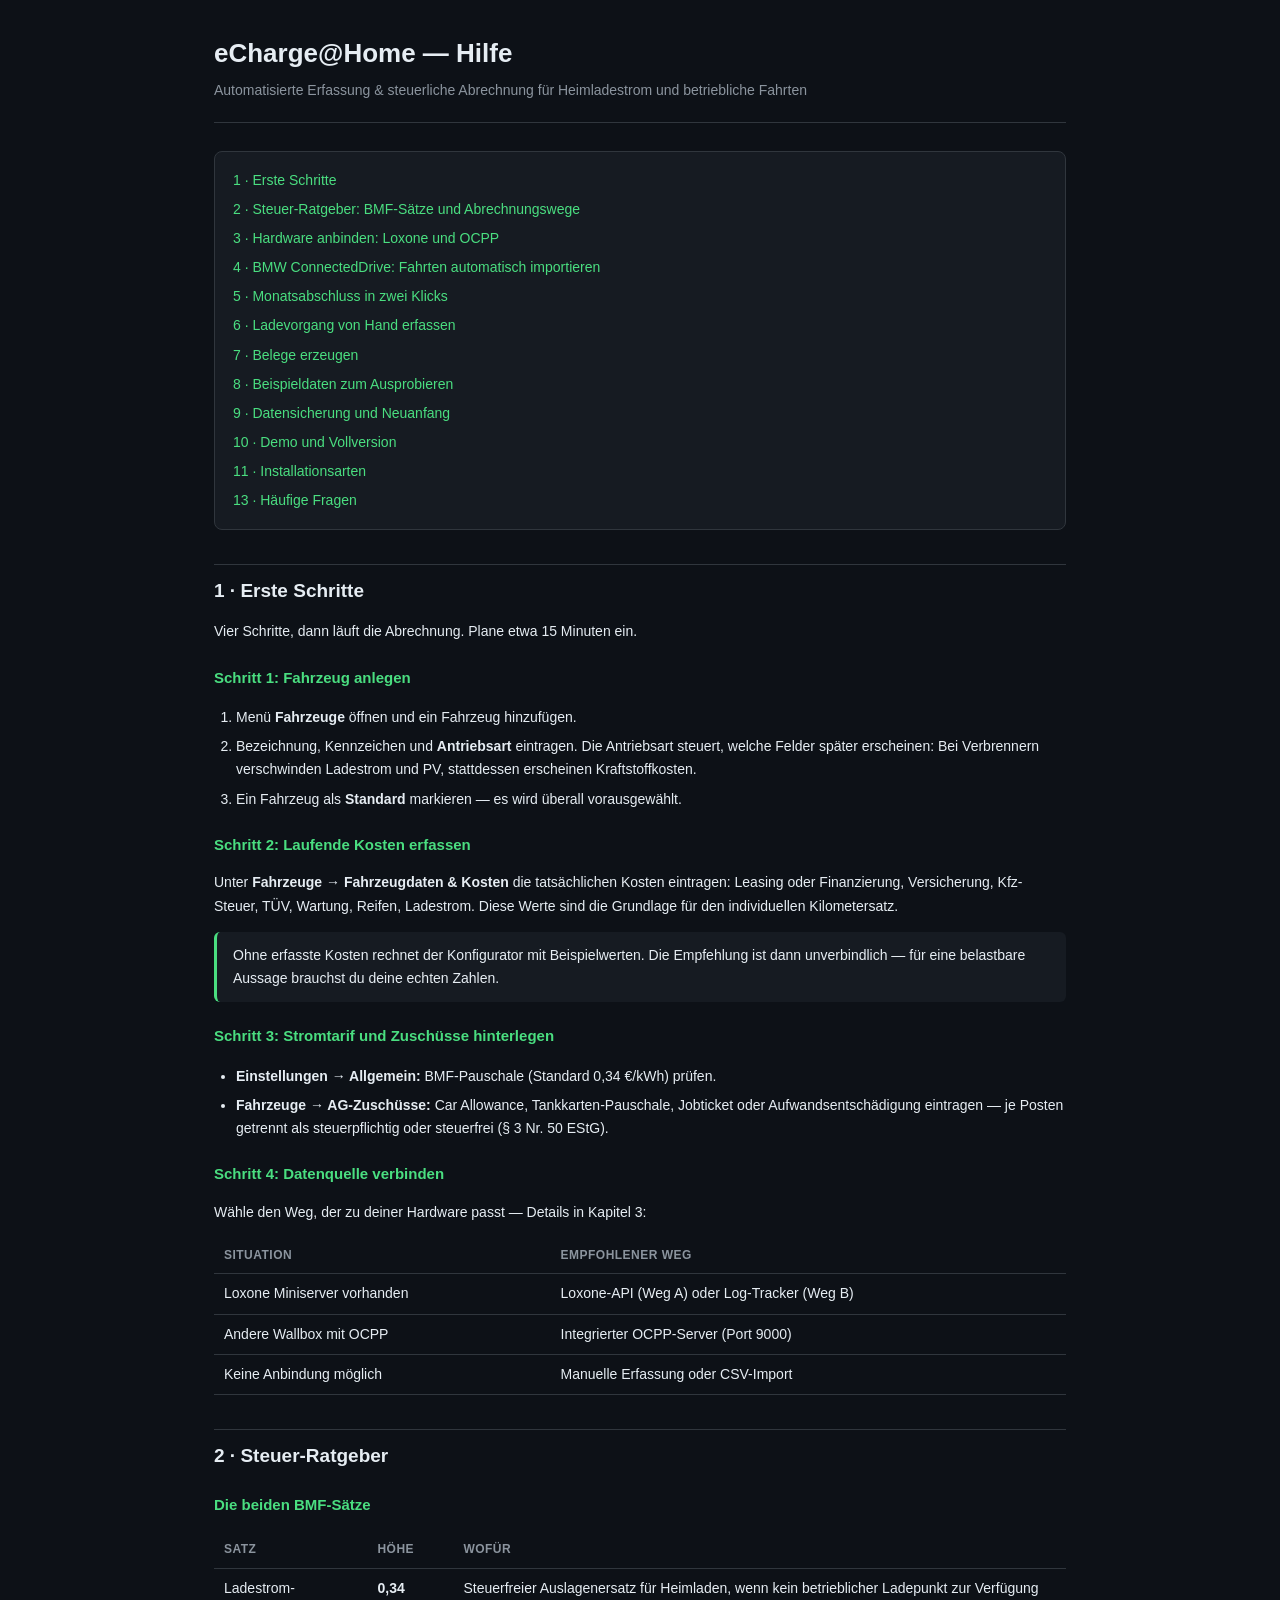
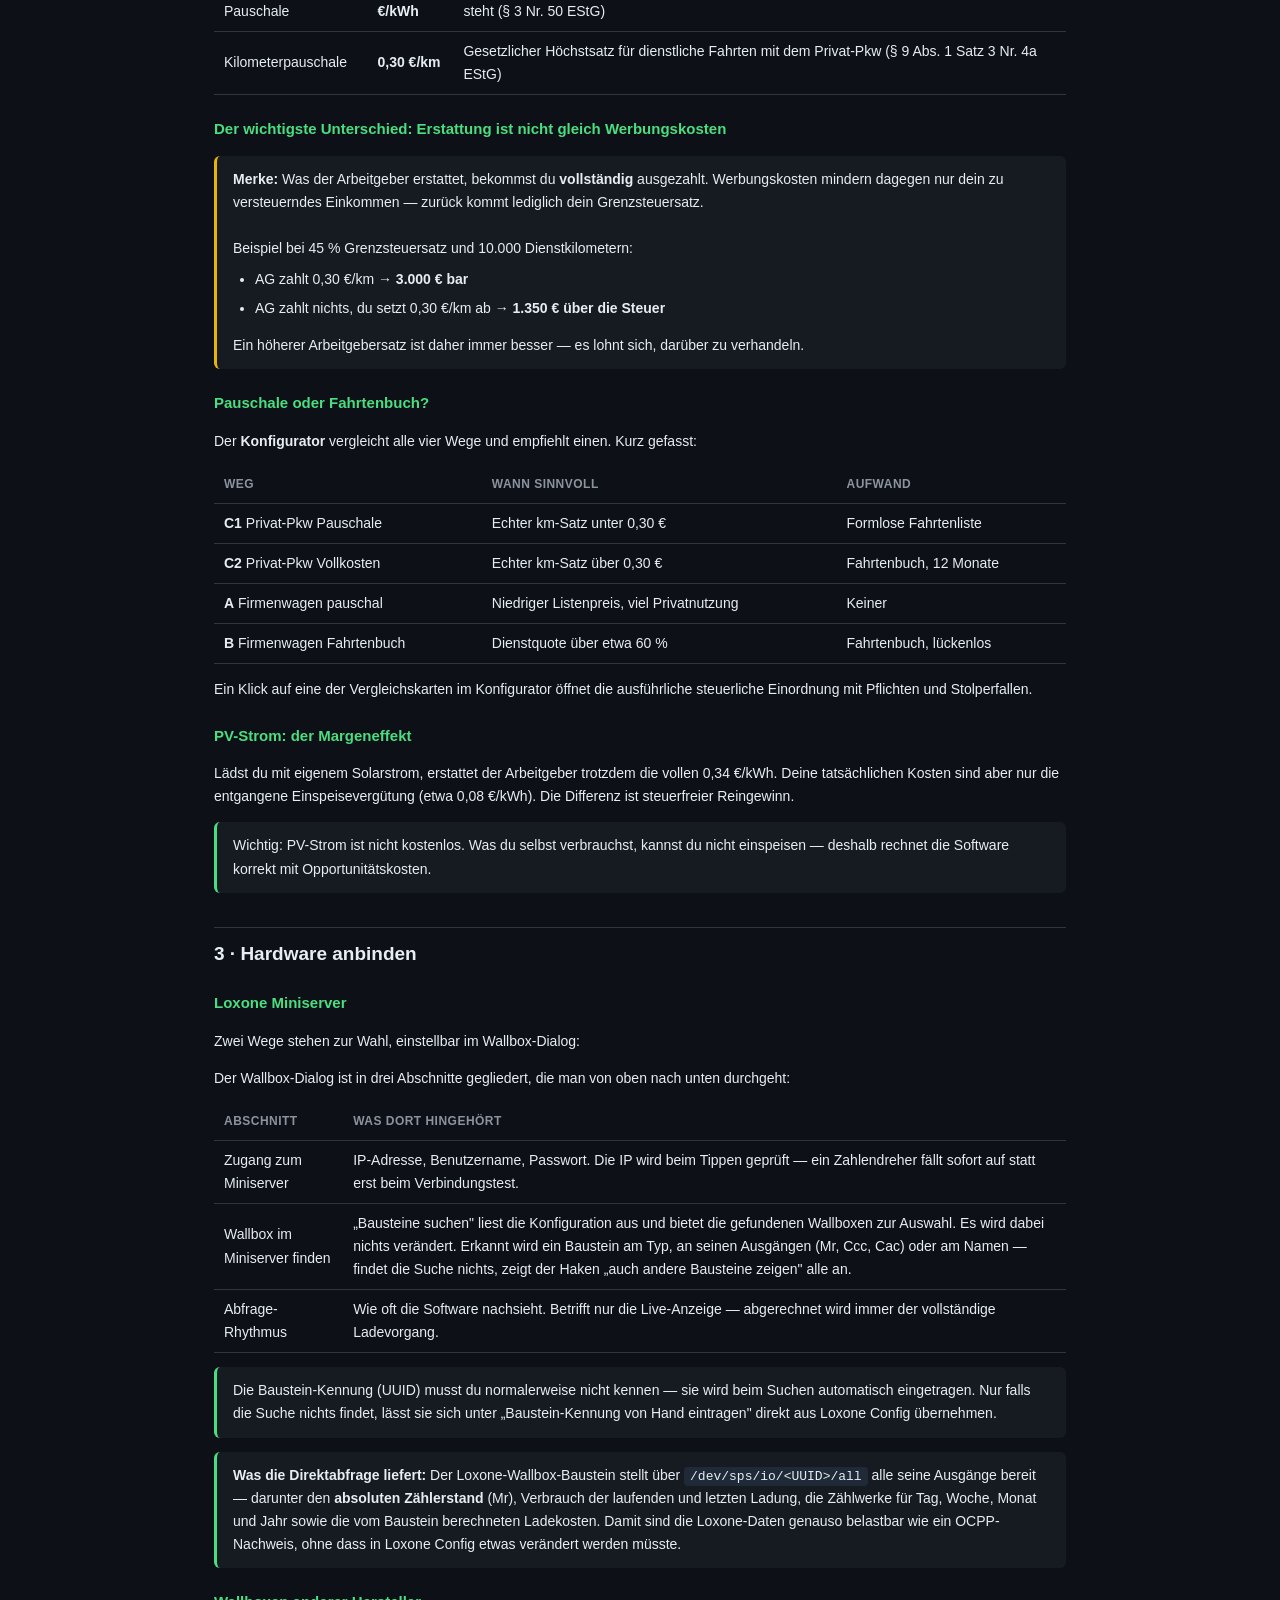
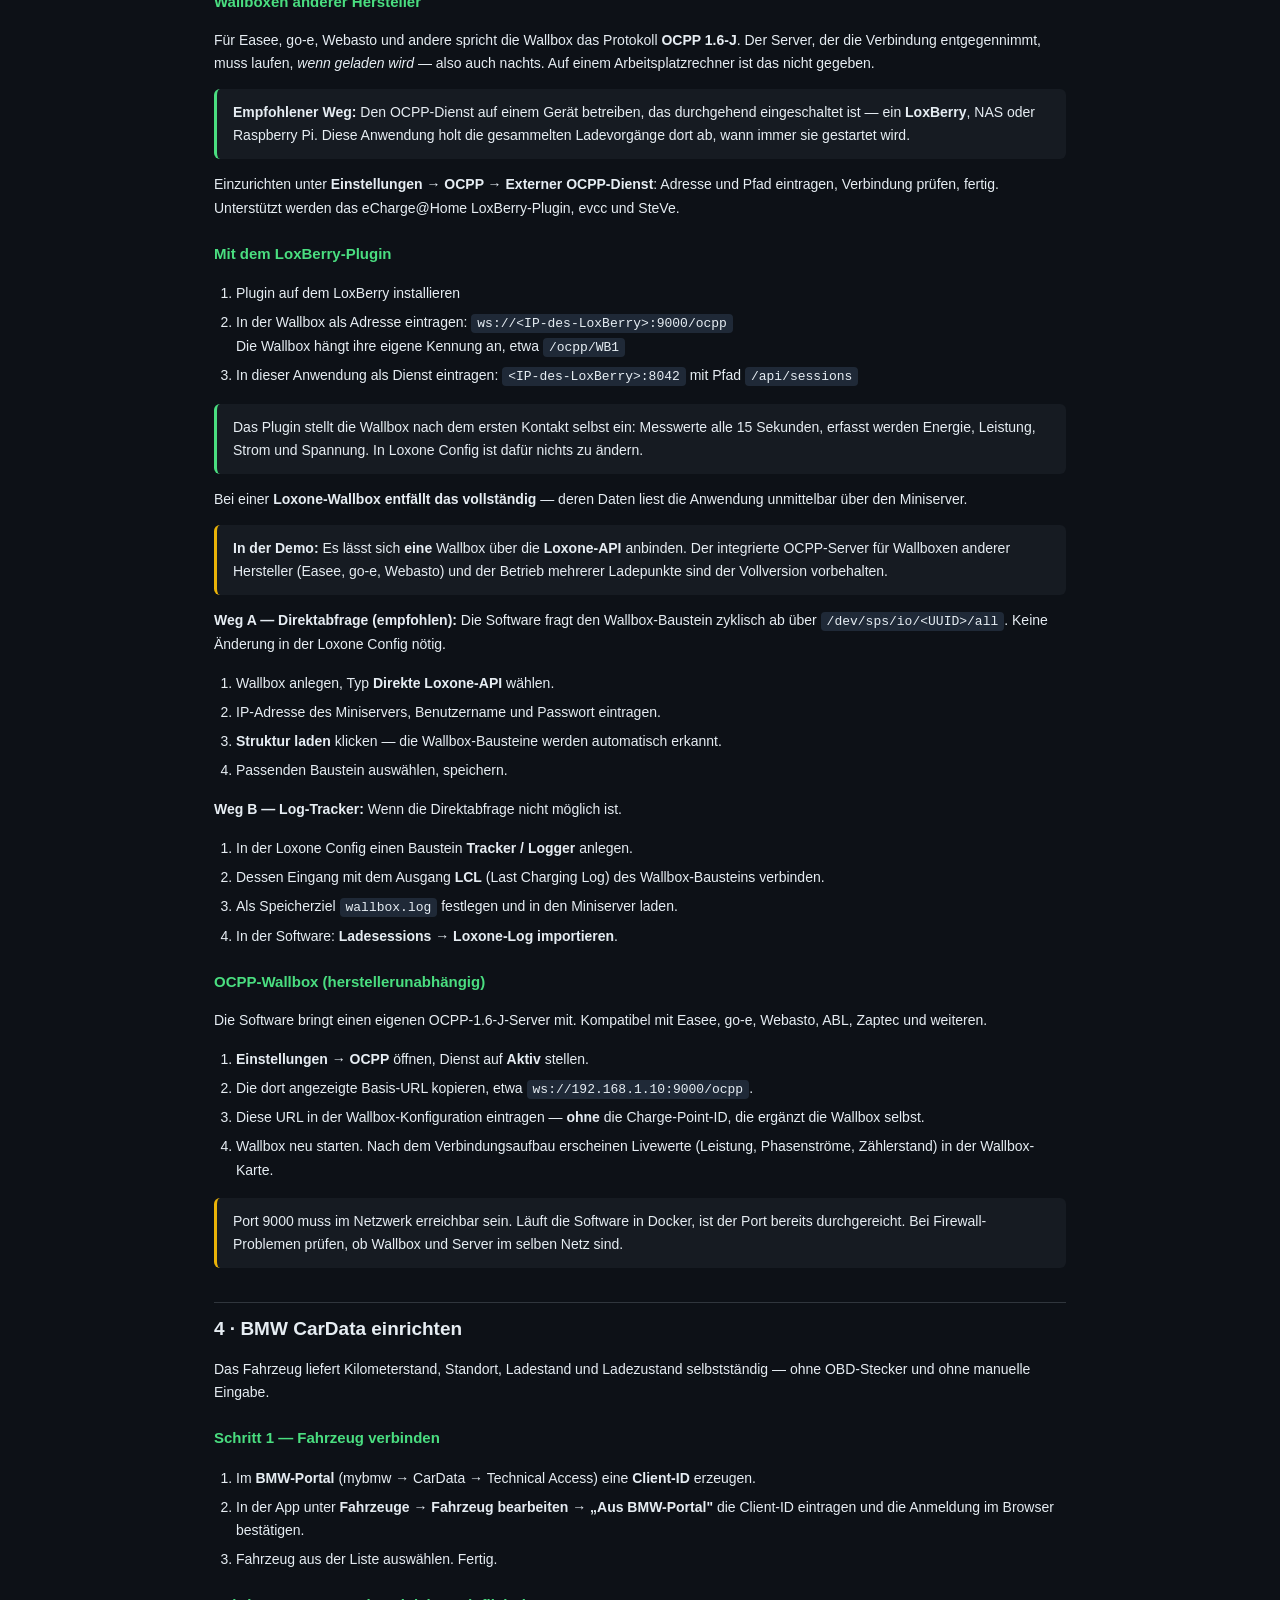
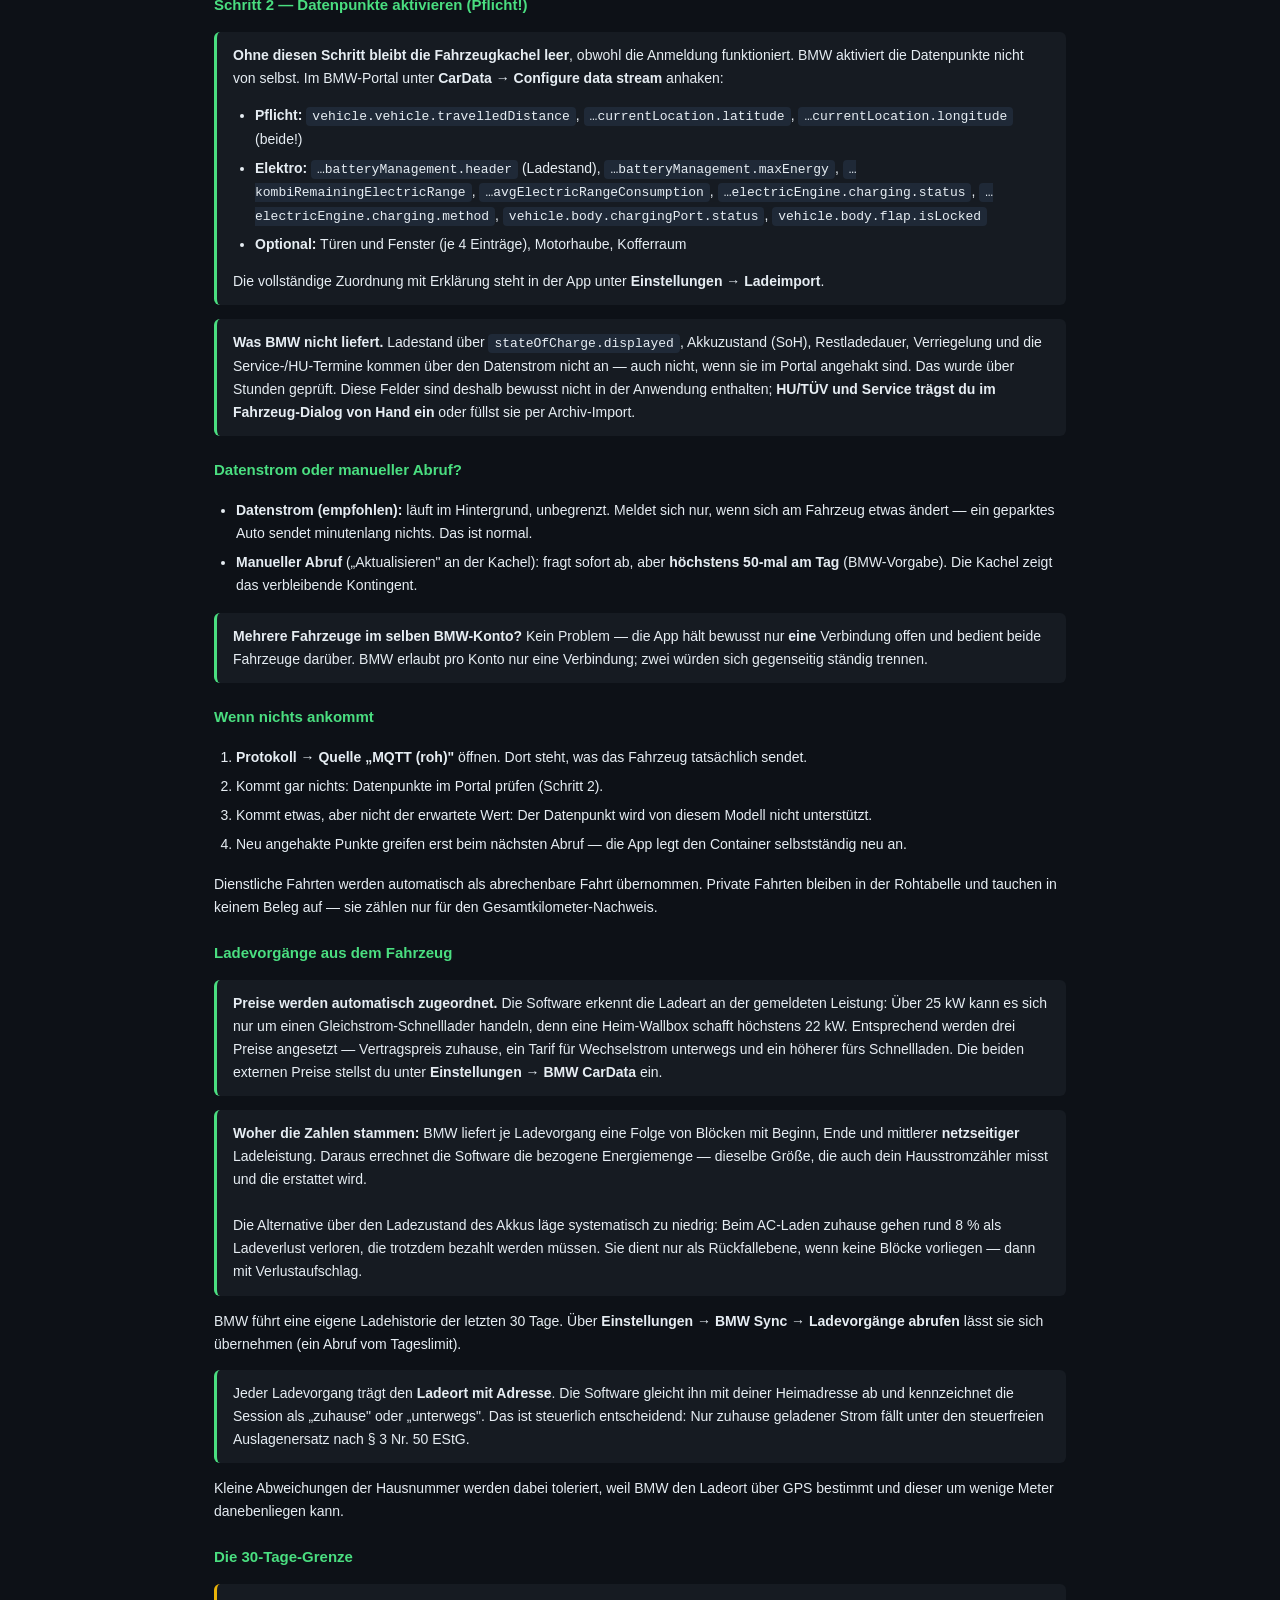
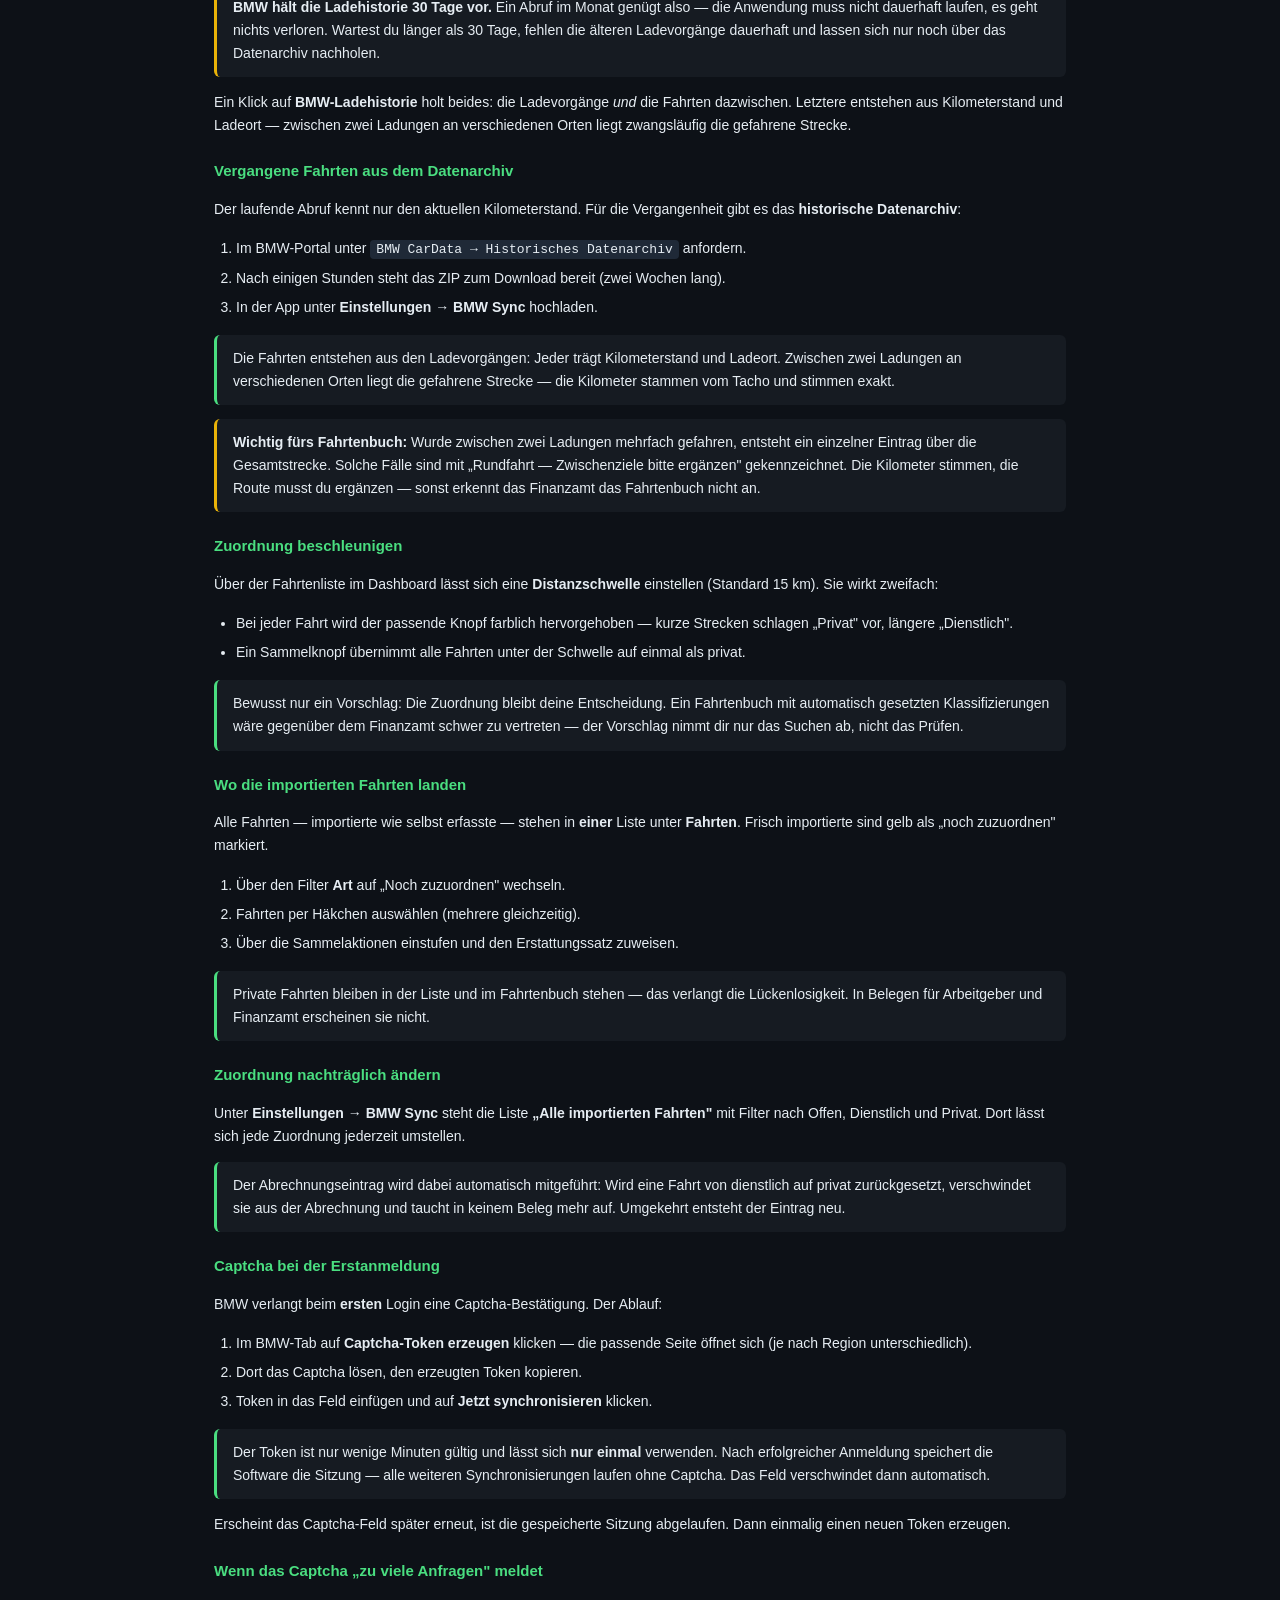
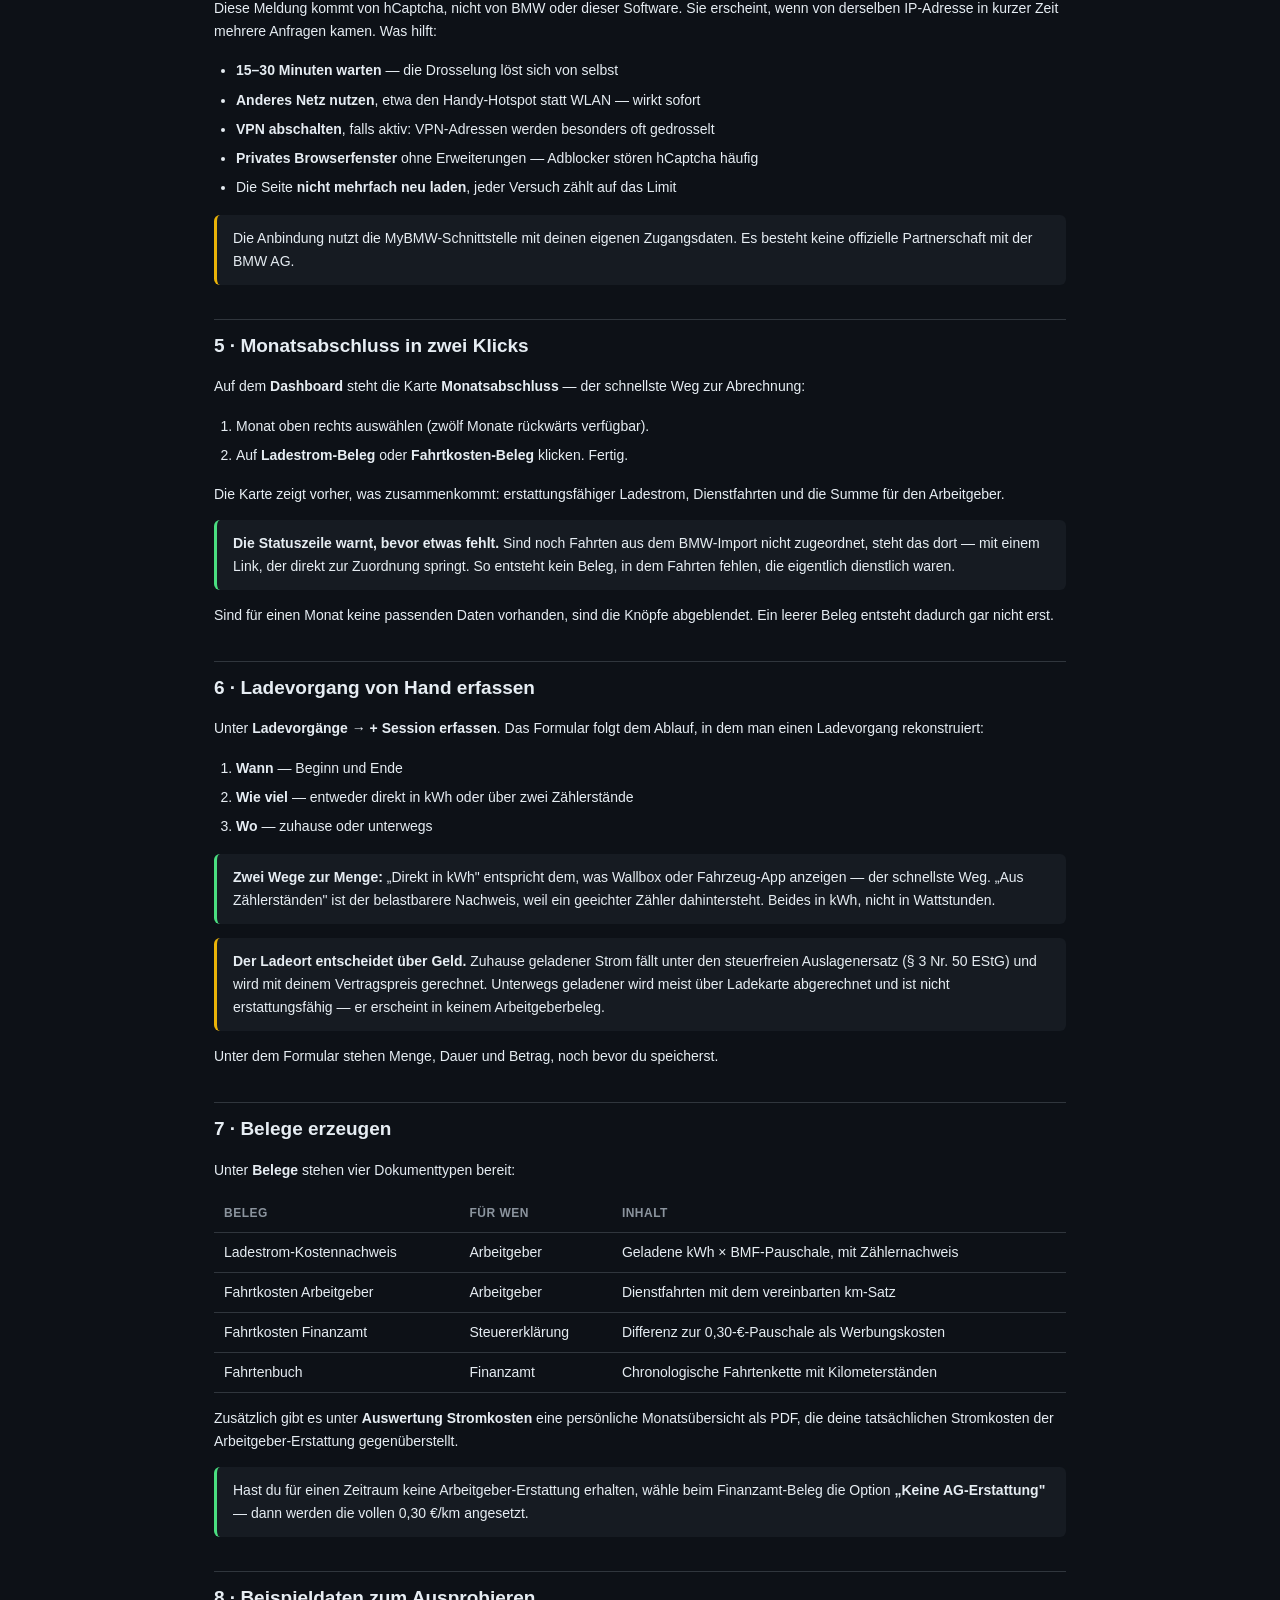
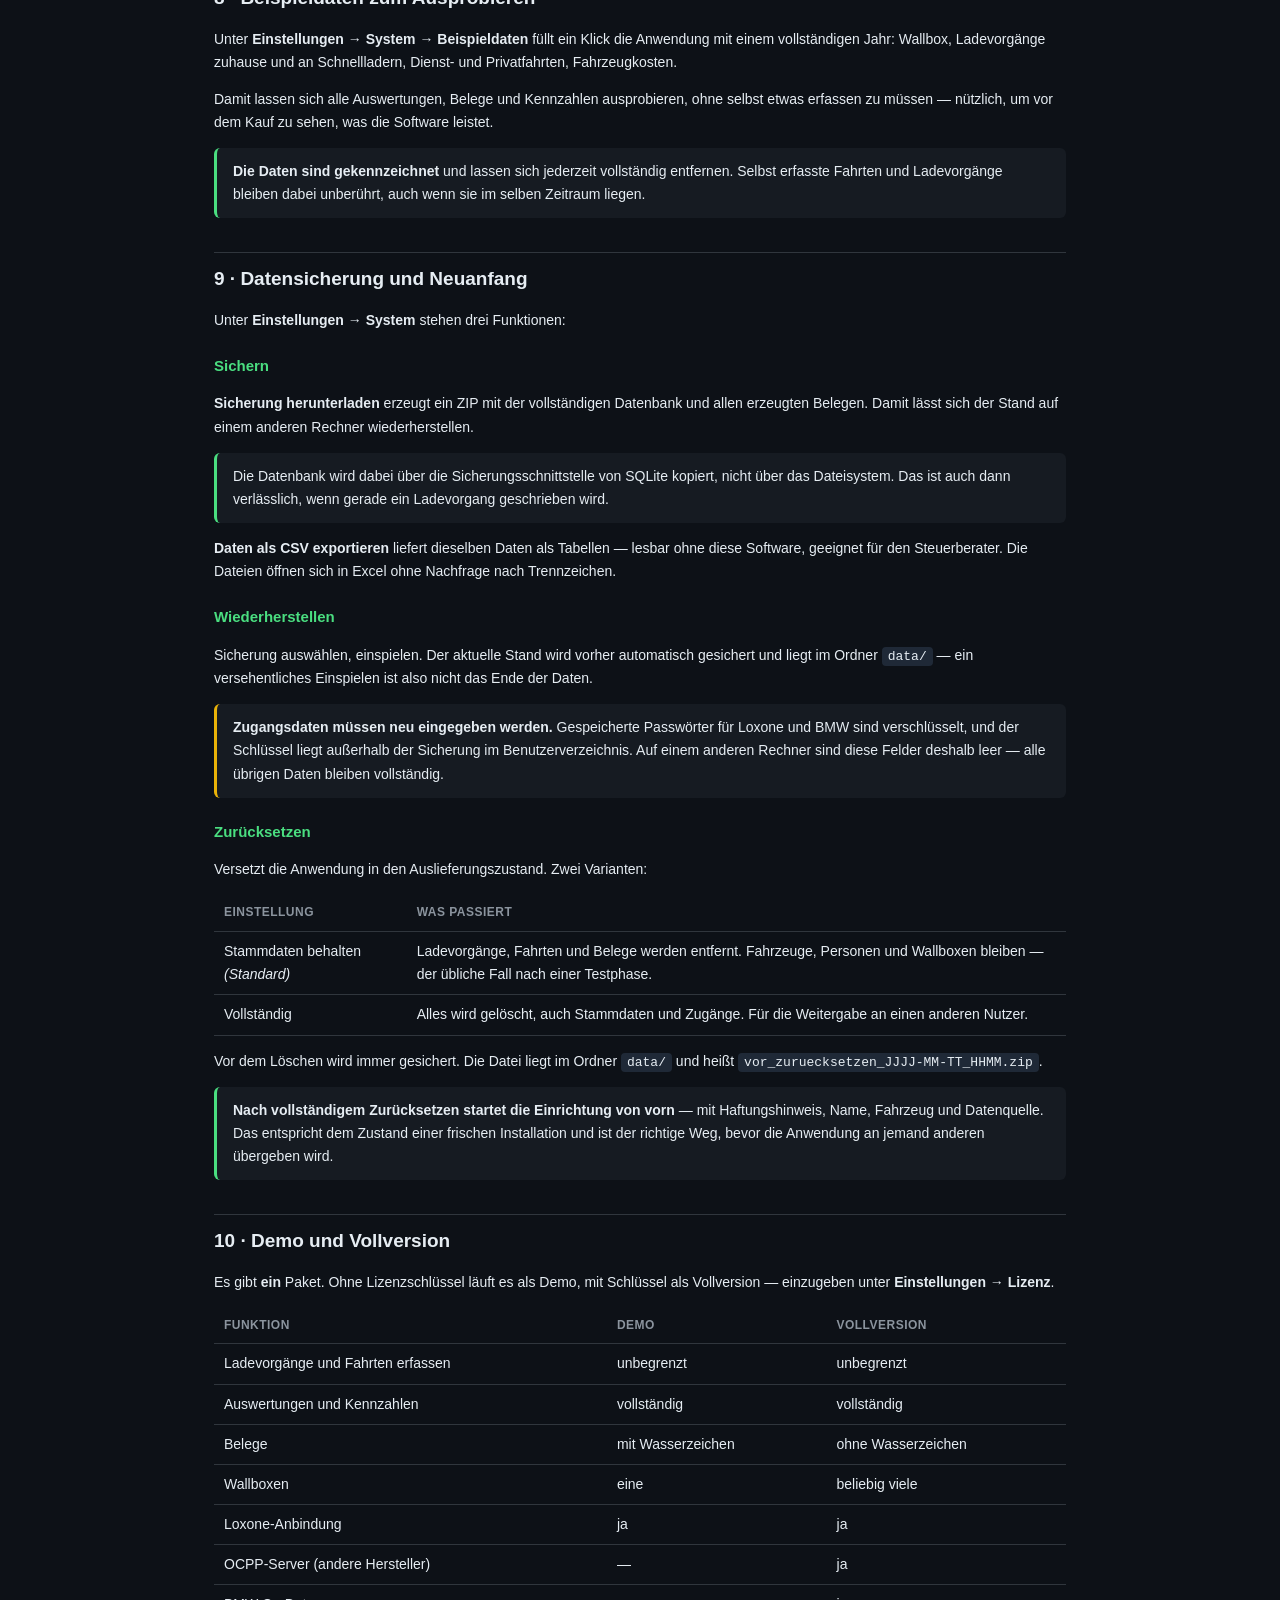
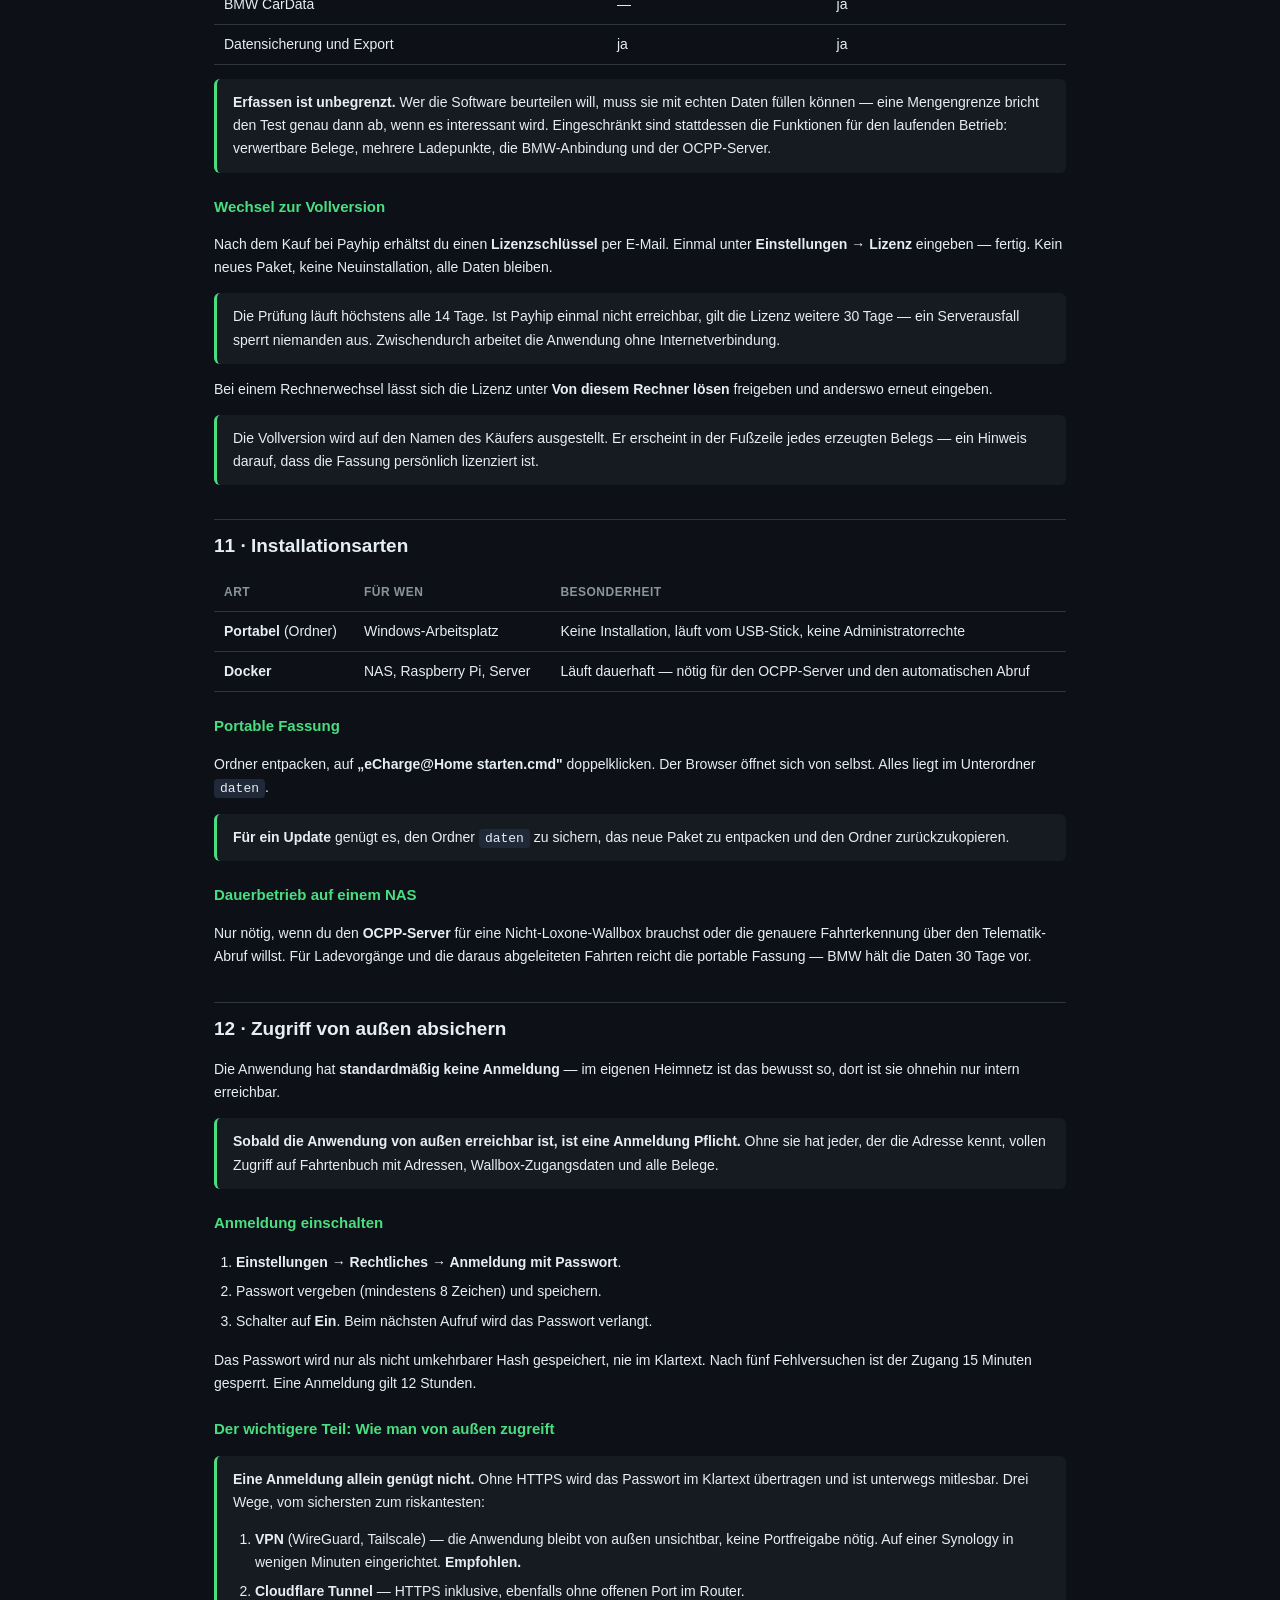
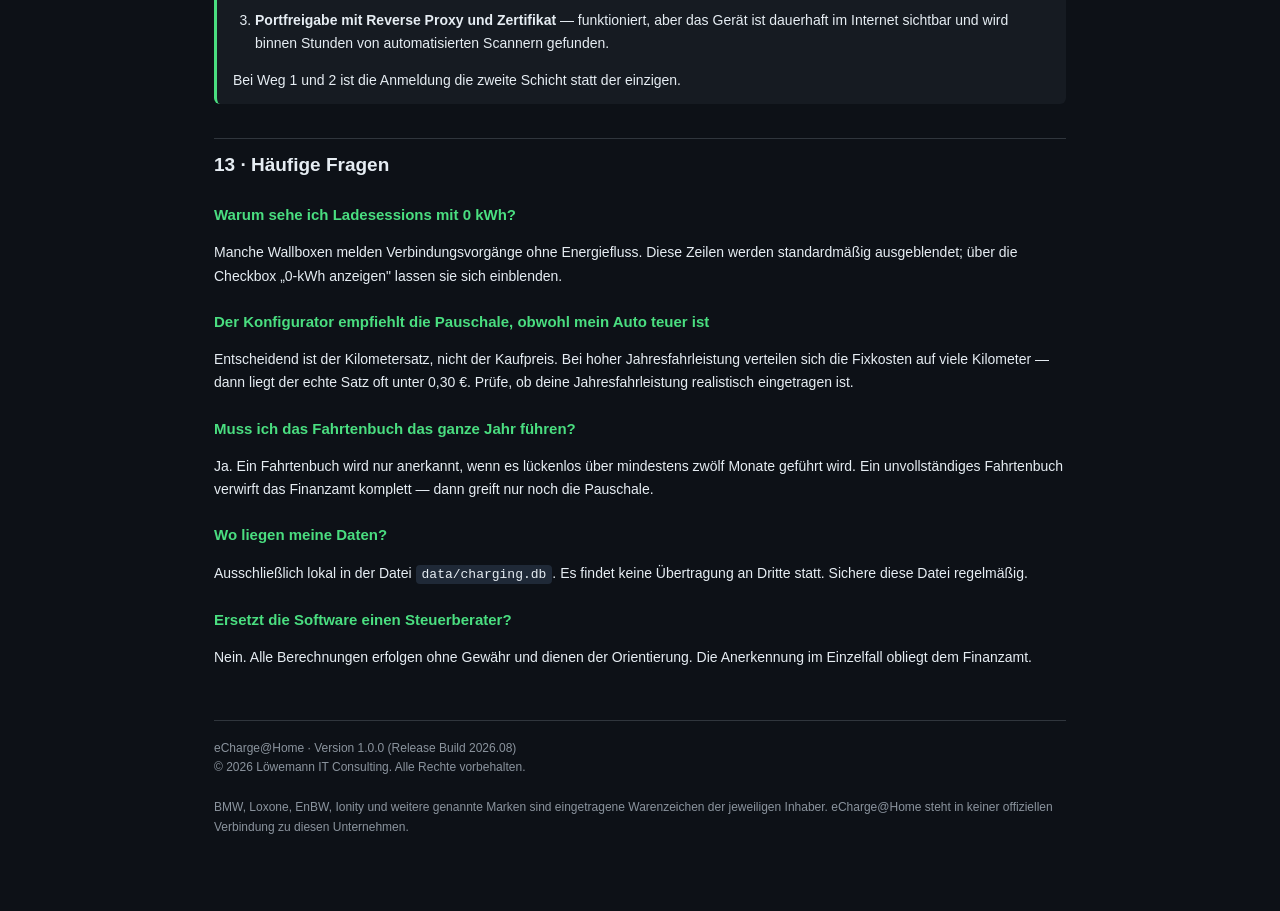
<file: app/static/help.html>
<!DOCTYPE html>
<html lang="de">
<head>
<meta charset="utf-8">
<meta name="viewport" content="width=device-width, initial-scale=1">
<title>eCharge@Home — Hilfe</title>
<style>
  :root {
    --bg: #0d1117; --card: #161b22; --border: #30363d;
    --text: #e6edf3; --muted: #8b949e; --accent: #4ade80; --amber: #eab308;
  }
  * { box-sizing: border-box; }
  body { margin: 0; background: var(--bg); color: var(--text);
    font-family: -apple-system, "Segoe UI", Roboto, sans-serif; line-height: 1.65; }
  .wrap { max-width: 900px; margin: 0 auto; padding: 32px 24px 80px; }
  header { border-bottom: 1px solid var(--border); padding-bottom: 20px; margin-bottom: 28px; }
  h1 { margin: 0 0 4px; font-size: 26px; }
  .sub { color: var(--muted); font-size: 14px; }
  nav { background: var(--card); border: 1px solid var(--border); border-radius: 8px;
    padding: 14px 18px; margin-bottom: 28px; }
  nav a { color: var(--accent); text-decoration: none; display: block; padding: 3px 0; font-size: 14px; }
  nav a:hover { text-decoration: underline; }
  h2 { font-size: 19px; margin: 34px 0 10px; padding-top: 10px; border-top: 1px solid var(--border); }
  h3 { font-size: 15px; margin: 22px 0 6px; color: var(--accent); }
  p, li { font-size: 14px; }
  ol, ul { padding-left: 22px; }
  li { margin-bottom: 6px; }
  code { background: #1f2937; padding: 2px 6px; border-radius: 4px;
    font-family: "IBM Plex Mono", monospace; font-size: 13px; }
  .box { background: var(--card); border-left: 3px solid var(--accent);
    padding: 12px 16px; border-radius: 6px; margin: 14px 0; font-size: 14px; }
  .box.warn { border-left-color: var(--amber); }
  table { width: 100%; border-collapse: collapse; margin: 14px 0; font-size: 14px; }
  th, td { text-align: left; padding: 8px 10px; border-bottom: 1px solid var(--border); }
  th { color: var(--muted); font-size: 12px; text-transform: uppercase; letter-spacing: .04em; }
  footer { margin-top: 50px; padding-top: 18px; border-top: 1px solid var(--border);
    color: var(--muted); font-size: 12px; }
</style>
</head>
<body>
<div class="wrap">

<header>
  <h1>eCharge@Home — Hilfe</h1>
  <div class="sub">Automatisierte Erfassung &amp; steuerliche Abrechnung für Heimladestrom und betriebliche Fahrten</div>
</header>

<nav>
  <a href="#start">1 · Erste Schritte</a>
  <a href="#steuer">2 · Steuer-Ratgeber: BMF-Sätze und Abrechnungswege</a>
  <a href="#hardware">3 · Hardware anbinden: Loxone und OCPP</a>
  <a href="#bmw">4 · BMW ConnectedDrive: Fahrten automatisch importieren</a>
  <a href="#monatsabschluss">5 · Monatsabschluss in zwei Klicks</a>
  <a href="#ladevorgang-erfassen">6 · Ladevorgang von Hand erfassen</a>
  <a href="#belege">7 · Belege erzeugen</a>
  <a href="#beispieldaten">8 · Beispieldaten zum Ausprobieren</a>
  <a href="#sicherung">9 · Datensicherung und Neuanfang</a>
  <a href="#ausgaben">10 · Demo und Vollversion</a>
  <a href="#installation">11 · Installationsarten</a>
  <a href="#faq">13 · Häufige Fragen</a>
</nav>

<h2 id="start">1 · Erste Schritte</h2>
<p>Vier Schritte, dann läuft die Abrechnung. Plane etwa 15 Minuten ein.</p>

<h3>Schritt 1: Fahrzeug anlegen</h3>
<ol>
  <li>Menü <b>Fahrzeuge</b> öffnen und ein Fahrzeug hinzufügen.</li>
  <li>Bezeichnung, Kennzeichen und <b>Antriebsart</b> eintragen. Die Antriebsart steuert,
      welche Felder später erscheinen: Bei Verbrennern verschwinden Ladestrom und PV,
      stattdessen erscheinen Kraftstoffkosten.</li>
  <li>Ein Fahrzeug als <b>Standard</b> markieren — es wird überall vorausgewählt.</li>
</ol>

<h3>Schritt 2: Laufende Kosten erfassen</h3>
<p>Unter <b>Fahrzeuge → Fahrzeugdaten &amp; Kosten</b> die tatsächlichen Kosten eintragen:
Leasing oder Finanzierung, Versicherung, Kfz-Steuer, TÜV, Wartung, Reifen, Ladestrom.
Diese Werte sind die Grundlage für den individuellen Kilometersatz.</p>
<div class="box">
  Ohne erfasste Kosten rechnet der Konfigurator mit Beispielwerten. Die Empfehlung ist
  dann unverbindlich — für eine belastbare Aussage brauchst du deine echten Zahlen.
</div>

<h3>Schritt 3: Stromtarif und Zuschüsse hinterlegen</h3>
<ul>
  <li><b>Einstellungen → Allgemein:</b> BMF-Pauschale (Standard 0,34 €/kWh) prüfen.</li>
  <li><b>Fahrzeuge → AG-Zuschüsse:</b> Car Allowance, Tankkarten-Pauschale, Jobticket
      oder Aufwandsentschädigung eintragen — je Posten getrennt als steuerpflichtig
      oder steuerfrei (§ 3 Nr. 50 EStG).</li>
</ul>

<h3>Schritt 4: Datenquelle verbinden</h3>
<p>Wähle den Weg, der zu deiner Hardware passt — Details in Kapitel 3:</p>
<table>
  <tr><th>Situation</th><th>Empfohlener Weg</th></tr>
  <tr><td>Loxone Miniserver vorhanden</td><td>Loxone-API (Weg A) oder Log-Tracker (Weg B)</td></tr>
  <tr><td>Andere Wallbox mit OCPP</td><td>Integrierter OCPP-Server (Port 9000)</td></tr>
  <tr><td>Keine Anbindung möglich</td><td>Manuelle Erfassung oder CSV-Import</td></tr>
</table>

<h2 id="steuer">2 · Steuer-Ratgeber</h2>

<h3>Die beiden BMF-Sätze</h3>
<table>
  <tr><th>Satz</th><th>Höhe</th><th>Wofür</th></tr>
  <tr><td>Ladestrom-Pauschale</td><td><b>0,34 €/kWh</b></td>
      <td>Steuerfreier Auslagenersatz für Heimladen, wenn kein betrieblicher Ladepunkt
          zur Verfügung steht (§ 3 Nr. 50 EStG)</td></tr>
  <tr><td>Kilometerpauschale</td><td><b>0,30 €/km</b></td>
      <td>Gesetzlicher Höchstsatz für dienstliche Fahrten mit dem Privat-Pkw
          (§ 9 Abs. 1 Satz 3 Nr. 4a EStG)</td></tr>
</table>

<h3>Der wichtigste Unterschied: Erstattung ist nicht gleich Werbungskosten</h3>
<div class="box warn">
  <b>Merke:</b> Was der Arbeitgeber erstattet, bekommst du <b>vollständig</b> ausgezahlt.
  Werbungskosten mindern dagegen nur dein zu versteuerndes Einkommen — zurück kommt
  lediglich dein Grenzsteuersatz.<br><br>
  Beispiel bei 45 % Grenzsteuersatz und 10.000 Dienstkilometern:
  <ul style="margin-top:8px;">
    <li>AG zahlt 0,30 €/km → <b>3.000 € bar</b></li>
    <li>AG zahlt nichts, du setzt 0,30 €/km ab → <b>1.350 € über die Steuer</b></li>
  </ul>
  Ein höherer Arbeitgebersatz ist daher immer besser — es lohnt sich, darüber zu verhandeln.
</div>

<h3>Pauschale oder Fahrtenbuch?</h3>
<p>Der <b>Konfigurator</b> vergleicht alle vier Wege und empfiehlt einen. Kurz gefasst:</p>
<table>
  <tr><th>Weg</th><th>Wann sinnvoll</th><th>Aufwand</th></tr>
  <tr><td><b>C1</b> Privat-Pkw Pauschale</td><td>Echter km-Satz unter 0,30 €</td><td>Formlose Fahrtenliste</td></tr>
  <tr><td><b>C2</b> Privat-Pkw Vollkosten</td><td>Echter km-Satz über 0,30 €</td><td>Fahrtenbuch, 12 Monate</td></tr>
  <tr><td><b>A</b> Firmenwagen pauschal</td><td>Niedriger Listenpreis, viel Privatnutzung</td><td>Keiner</td></tr>
  <tr><td><b>B</b> Firmenwagen Fahrtenbuch</td><td>Dienstquote über etwa 60 %</td><td>Fahrtenbuch, lückenlos</td></tr>
</table>
<p>Ein Klick auf eine der Vergleichskarten im Konfigurator öffnet die ausführliche
steuerliche Einordnung mit Pflichten und Stolperfallen.</p>

<h3>PV-Strom: der Margeneffekt</h3>
<p>Lädst du mit eigenem Solarstrom, erstattet der Arbeitgeber trotzdem die vollen
0,34 €/kWh. Deine tatsächlichen Kosten sind aber nur die entgangene Einspeisevergütung
(etwa 0,08 €/kWh). Die Differenz ist steuerfreier Reingewinn.</p>
<div class="box">
  Wichtig: PV-Strom ist nicht kostenlos. Was du selbst verbrauchst, kannst du nicht
  einspeisen — deshalb rechnet die Software korrekt mit Opportunitätskosten.
</div>

<h2 id="hardware">3 · Hardware anbinden</h2>

<h3>Loxone Miniserver</h3>
<p>Zwei Wege stehen zur Wahl, einstellbar im Wallbox-Dialog:</p>
<p>Der Wallbox-Dialog ist in drei Abschnitte gegliedert, die man von oben nach
unten durchgeht:</p>
<table>
  <tr><th>Abschnitt</th><th>Was dort hingehört</th></tr>
  <tr><td>Zugang zum Miniserver</td><td>IP-Adresse, Benutzername, Passwort. Die IP wird
      beim Tippen geprüft — ein Zahlendreher fällt sofort auf statt erst beim Verbindungstest.</td></tr>
  <tr><td>Wallbox im Miniserver finden</td><td>„Bausteine suchen" liest die Konfiguration aus
      und bietet die gefundenen Wallboxen zur Auswahl. Es wird dabei nichts verändert.
      Erkannt wird ein Baustein am Typ, an seinen Ausgängen (Mr, Ccc, Cac) oder am Namen —
      findet die Suche nichts, zeigt der Haken „auch andere Bausteine zeigen" alle an.</td></tr>
  <tr><td>Abfrage-Rhythmus</td><td>Wie oft die Software nachsieht. Betrifft nur die
      Live-Anzeige — abgerechnet wird immer der vollständige Ladevorgang.</td></tr>
</table>
<div class="box">
  Die Baustein-Kennung (UUID) musst du normalerweise nicht kennen — sie wird beim Suchen
  automatisch eingetragen. Nur falls die Suche nichts findet, lässt sie sich unter
  „Baustein-Kennung von Hand eintragen" direkt aus Loxone Config übernehmen.
</div>

<div class="box">
  <b>Was die Direktabfrage liefert:</b> Der Loxone-Wallbox-Baustein stellt über
  <code>/dev/sps/io/&lt;UUID&gt;/all</code> alle seine Ausgänge bereit — darunter den
  <b>absoluten Zählerstand</b> (Mr), Verbrauch der laufenden und letzten Ladung, die
  Zählwerke für Tag, Woche, Monat und Jahr sowie die vom Baustein berechneten Ladekosten.
  Damit sind die Loxone-Daten genauso belastbar wie ein OCPP-Nachweis, ohne dass in
  Loxone Config etwas verändert werden müsste.
</div>

<h3>Wallboxen anderer Hersteller</h3>
<p>Für Easee, go-e, Webasto und andere spricht die Wallbox das Protokoll <b>OCPP 1.6-J</b>.
Der Server, der die Verbindung entgegennimmt, muss laufen, <i>wenn geladen wird</i> —
also auch nachts. Auf einem Arbeitsplatzrechner ist das nicht gegeben.</p>
<div class="box">
  <b>Empfohlener Weg:</b> Den OCPP-Dienst auf einem Gerät betreiben, das durchgehend
  eingeschaltet ist — ein <b>LoxBerry</b>, NAS oder Raspberry Pi. Diese Anwendung holt
  die gesammelten Ladevorgänge dort ab, wann immer sie gestartet wird.
</div>
<p>Einzurichten unter <b>Einstellungen → OCPP → Externer OCPP-Dienst</b>: Adresse und
Pfad eintragen, Verbindung prüfen, fertig. Unterstützt werden das eCharge@Home
LoxBerry-Plugin, evcc und SteVe.</p>

<h3>Mit dem LoxBerry-Plugin</h3>
<ol>
  <li>Plugin auf dem LoxBerry installieren</li>
  <li>In der Wallbox als Adresse eintragen:
      <code>ws://&lt;IP-des-LoxBerry&gt;:9000/ocpp</code><br>
      Die Wallbox hängt ihre eigene Kennung an, etwa <code>/ocpp/WB1</code></li>
  <li>In dieser Anwendung als Dienst eintragen:
      <code>&lt;IP-des-LoxBerry&gt;:8042</code> mit Pfad <code>/api/sessions</code></li>
</ol>
<div class="box">
  Das Plugin stellt die Wallbox nach dem ersten Kontakt selbst ein: Messwerte alle
  15 Sekunden, erfasst werden Energie, Leistung, Strom und Spannung. In Loxone Config
  ist dafür nichts zu ändern.
</div>
<p>Bei einer <b>Loxone-Wallbox entfällt das vollständig</b> — deren Daten liest die
Anwendung unmittelbar über den Miniserver.</p>

<div class="box warn">
  <b>In der Demo:</b> Es lässt sich <b>eine</b> Wallbox über die <b>Loxone-API</b> anbinden.
  Der integrierte OCPP-Server für Wallboxen anderer Hersteller (Easee, go-e, Webasto)
  und der Betrieb mehrerer Ladepunkte sind der Vollversion vorbehalten.
</div>

<p><b>Weg A — Direktabfrage (empfohlen):</b> Die Software fragt den Wallbox-Baustein
zyklisch ab über <code>/dev/sps/io/&lt;UUID&gt;/all</code>. Keine Änderung in der
Loxone Config nötig.</p>
<ol>
  <li>Wallbox anlegen, Typ <b>Direkte Loxone-API</b> wählen.</li>
  <li>IP-Adresse des Miniservers, Benutzername und Passwort eintragen.</li>
  <li><b>Struktur laden</b> klicken — die Wallbox-Bausteine werden automatisch erkannt.</li>
  <li>Passenden Baustein auswählen, speichern.</li>
</ol>

<p><b>Weg B — Log-Tracker:</b> Wenn die Direktabfrage nicht möglich ist.</p>
<ol>
  <li>In der Loxone Config einen Baustein <b>Tracker / Logger</b> anlegen.</li>
  <li>Dessen Eingang mit dem Ausgang <b>LCL</b> (Last Charging Log) des
      Wallbox-Bausteins verbinden.</li>
  <li>Als Speicherziel <code>wallbox.log</code> festlegen und in den Miniserver laden.</li>
  <li>In der Software: <b>Ladesessions → Loxone-Log importieren</b>.</li>
</ol>

<h3>OCPP-Wallbox (herstellerunabhängig)</h3>
<p>Die Software bringt einen eigenen OCPP-1.6-J-Server mit. Kompatibel mit Easee,
go-e, Webasto, ABL, Zaptec und weiteren.</p>
<ol>
  <li><b>Einstellungen → OCPP</b> öffnen, Dienst auf <b>Aktiv</b> stellen.</li>
  <li>Die dort angezeigte Basis-URL kopieren, etwa <code>ws://192.168.1.10:9000/ocpp</code>.</li>
  <li>Diese URL in der Wallbox-Konfiguration eintragen — <b>ohne</b> die Charge-Point-ID,
      die ergänzt die Wallbox selbst.</li>
  <li>Wallbox neu starten. Nach dem Verbindungsaufbau erscheinen Livewerte
      (Leistung, Phasenströme, Zählerstand) in der Wallbox-Karte.</li>
</ol>
<div class="box warn">
  Port 9000 muss im Netzwerk erreichbar sein. Läuft die Software in Docker, ist der
  Port bereits durchgereicht. Bei Firewall-Problemen prüfen, ob Wallbox und Server
  im selben Netz sind.
</div>

<h2 id="bmw">4 · BMW CarData einrichten</h2>
<p>Das Fahrzeug liefert Kilometerstand, Standort, Ladestand und Ladezustand
selbstständig — ohne OBD-Stecker und ohne manuelle Eingabe.</p>

<h3>Schritt 1 — Fahrzeug verbinden</h3>
<ol>
  <li>Im <b>BMW-Portal</b> (mybmw → CarData → Technical Access) eine
      <b>Client-ID</b> erzeugen.</li>
  <li>In der App unter <b>Fahrzeuge → Fahrzeug bearbeiten → „Aus BMW-Portal"</b>
      die Client-ID eintragen und die Anmeldung im Browser bestätigen.</li>
  <li>Fahrzeug aus der Liste auswählen. Fertig.</li>
</ol>

<h3>Schritt 2 — Datenpunkte aktivieren (Pflicht!)</h3>
<div class="box">
  <b>Ohne diesen Schritt bleibt die Fahrzeugkachel leer</b>, obwohl die Anmeldung
  funktioniert. BMW aktiviert die Datenpunkte nicht von selbst. Im BMW-Portal unter
  <b>CarData → Configure data stream</b> anhaken:
  <ul>
    <li><b>Pflicht:</b> <code>vehicle.vehicle.travelledDistance</code>,
        <code>…currentLocation.latitude</code>,
        <code>…currentLocation.longitude</code> (beide!)</li>
    <li><b>Elektro:</b> <code>…batteryManagement.header</code> (Ladestand),
        <code>…batteryManagement.maxEnergy</code>,
        <code>…kombiRemainingElectricRange</code>,
        <code>…avgElectricRangeConsumption</code>,
        <code>…electricEngine.charging.status</code>,
        <code>…electricEngine.charging.method</code>,
        <code>vehicle.body.chargingPort.status</code>,
        <code>vehicle.body.flap.isLocked</code></li>
    <li><b>Optional:</b> Türen und Fenster (je 4 Einträge), Motorhaube, Kofferraum</li>
  </ul>
  Die vollständige Zuordnung mit Erklärung steht in der App unter
  <b>Einstellungen → Ladeimport</b>.
</div>

<div class="box">
  <b>Was BMW nicht liefert.</b> Ladestand über <code>stateOfCharge.displayed</code>,
  Akkuzustand (SoH), Restladedauer, Verriegelung und die Service-/HU-Termine kommen
  über den Datenstrom nicht an — auch nicht, wenn sie im Portal angehakt sind. Das
  wurde über Stunden geprüft. Diese Felder sind deshalb bewusst nicht in der
  Anwendung enthalten; <b>HU/TÜV und Service trägst du im Fahrzeug-Dialog von Hand
  ein</b> oder füllst sie per Archiv-Import.
</div>

<h3>Datenstrom oder manueller Abruf?</h3>
<ul>
  <li><b>Datenstrom (empfohlen):</b> läuft im Hintergrund, unbegrenzt. Meldet sich
      nur, wenn sich am Fahrzeug etwas ändert — ein geparktes Auto sendet
      minutenlang nichts. Das ist normal.</li>
  <li><b>Manueller Abruf</b> („Aktualisieren" an der Kachel): fragt sofort ab,
      aber <b>höchstens 50-mal am Tag</b> (BMW-Vorgabe). Die Kachel zeigt das
      verbleibende Kontingent.</li>
</ul>

<div class="box">
  <b>Mehrere Fahrzeuge im selben BMW-Konto?</b> Kein Problem — die App hält
  bewusst nur <b>eine</b> Verbindung offen und bedient beide Fahrzeuge darüber.
  BMW erlaubt pro Konto nur eine Verbindung; zwei würden sich gegenseitig
  ständig trennen.
</div>

<h3>Wenn nichts ankommt</h3>
<ol>
  <li><b>Protokoll → Quelle „MQTT (roh)"</b> öffnen. Dort steht, was das Fahrzeug
      tatsächlich sendet.</li>
  <li>Kommt gar nichts: Datenpunkte im Portal prüfen (Schritt 2).</li>
  <li>Kommt etwas, aber nicht der erwartete Wert: Der Datenpunkt wird von diesem
      Modell nicht unterstützt.</li>
  <li>Neu angehakte Punkte greifen erst beim nächsten Abruf — die App legt den
      Container selbstständig neu an.</li>
</ol>
<p>Dienstliche Fahrten werden automatisch als abrechenbare Fahrt übernommen. Private
Fahrten bleiben in der Rohtabelle und tauchen in keinem Beleg auf — sie zählen nur
für den Gesamtkilometer-Nachweis.</p>
<h3>Ladevorgänge aus dem Fahrzeug</h3>
<div class="box">
  <b>Preise werden automatisch zugeordnet.</b> Die Software erkennt die Ladeart an der
  gemeldeten Leistung: Über 25 kW kann es sich nur um einen Gleichstrom-Schnelllader
  handeln, denn eine Heim-Wallbox schafft höchstens 22 kW. Entsprechend werden drei
  Preise angesetzt — Vertragspreis zuhause, ein Tarif für Wechselstrom unterwegs und
  ein höherer fürs Schnellladen. Die beiden externen Preise stellst du unter
  <b>Einstellungen → BMW CarData</b> ein.
</div>

<div class="box">
  <b>Woher die Zahlen stammen:</b> BMW liefert je Ladevorgang eine Folge von Blöcken
  mit Beginn, Ende und mittlerer <b>netzseitiger</b> Ladeleistung. Daraus errechnet die
  Software die bezogene Energiemenge — dieselbe Größe, die auch dein Hausstromzähler
  misst und die erstattet wird.<br><br>
  Die Alternative über den Ladezustand des Akkus läge systematisch zu niedrig: Beim
  AC-Laden zuhause gehen rund 8 % als Ladeverlust verloren, die trotzdem bezahlt werden
  müssen. Sie dient nur als Rückfallebene, wenn keine Blöcke vorliegen — dann mit
  Verlustaufschlag.
</div>

<p>BMW führt eine eigene Ladehistorie der letzten 30 Tage. Über
<b>Einstellungen → BMW Sync → Ladevorgänge abrufen</b> lässt sie sich übernehmen
(ein Abruf vom Tageslimit).</p>
<div class="box">
  Jeder Ladevorgang trägt den <b>Ladeort mit Adresse</b>. Die Software gleicht ihn mit
  deiner Heimadresse ab und kennzeichnet die Session als „zuhause" oder „unterwegs".
  Das ist steuerlich entscheidend: Nur zuhause geladener Strom fällt unter den
  steuerfreien Auslagenersatz nach § 3 Nr. 50 EStG.
</div>
<p>Kleine Abweichungen der Hausnummer werden dabei toleriert, weil BMW den Ladeort
über GPS bestimmt und dieser um wenige Meter danebenliegen kann.</p>

<h3>Die 30-Tage-Grenze</h3>
<div class="box warn">
  <b>BMW hält die Ladehistorie 30 Tage vor.</b> Ein Abruf im Monat genügt also — die
  Anwendung muss nicht dauerhaft laufen, es geht nichts verloren. Wartest du länger als
  30 Tage, fehlen die älteren Ladevorgänge dauerhaft und lassen sich nur noch über das
  Datenarchiv nachholen.
</div>
<p>Ein Klick auf <b>BMW-Ladehistorie</b> holt beides: die Ladevorgänge <i>und</i> die
Fahrten dazwischen. Letztere entstehen aus Kilometerstand und Ladeort — zwischen zwei
Ladungen an verschiedenen Orten liegt zwangsläufig die gefahrene Strecke.</p>

<h3>Vergangene Fahrten aus dem Datenarchiv</h3>
<p>Der laufende Abruf kennt nur den aktuellen Kilometerstand. Für die Vergangenheit
gibt es das <b>historische Datenarchiv</b>:</p>
<ol>
  <li>Im BMW-Portal unter <code>BMW CarData → Historisches Datenarchiv</code> anfordern.</li>
  <li>Nach einigen Stunden steht das ZIP zum Download bereit (zwei Wochen lang).</li>
  <li>In der App unter <b>Einstellungen → BMW Sync</b> hochladen.</li>
</ol>
<div class="box">
  Die Fahrten entstehen aus den Ladevorgängen: Jeder trägt Kilometerstand und Ladeort.
  Zwischen zwei Ladungen an verschiedenen Orten liegt die gefahrene Strecke — die
  Kilometer stammen vom Tacho und stimmen exakt.
</div>
<div class="box warn">
  <b>Wichtig fürs Fahrtenbuch:</b> Wurde zwischen zwei Ladungen mehrfach gefahren,
  entsteht ein einzelner Eintrag über die Gesamtstrecke. Solche Fälle sind mit
  „Rundfahrt — Zwischenziele bitte ergänzen" gekennzeichnet. Die Kilometer stimmen,
  die Route musst du ergänzen — sonst erkennt das Finanzamt das Fahrtenbuch nicht an.
</div>

<h3>Zuordnung beschleunigen</h3>
<p>Über der Fahrtenliste im Dashboard lässt sich eine <b>Distanzschwelle</b> einstellen
(Standard 15 km). Sie wirkt zweifach:</p>
<ul>
  <li>Bei jeder Fahrt wird der passende Knopf farblich hervorgehoben — kurze Strecken
      schlagen „Privat" vor, längere „Dienstlich".</li>
  <li>Ein Sammelknopf übernimmt alle Fahrten unter der Schwelle auf einmal als privat.</li>
</ul>
<div class="box">
  Bewusst nur ein Vorschlag: Die Zuordnung bleibt deine Entscheidung. Ein Fahrtenbuch
  mit automatisch gesetzten Klassifizierungen wäre gegenüber dem Finanzamt schwer zu
  vertreten — der Vorschlag nimmt dir nur das Suchen ab, nicht das Prüfen.
</div>

<h3>Wo die importierten Fahrten landen</h3>
<p>Alle Fahrten — importierte wie selbst erfasste — stehen in <b>einer</b> Liste unter
<b>Fahrten</b>. Frisch importierte sind gelb als „noch zuzuordnen" markiert.</p>
<ol>
  <li>Über den Filter <b>Art</b> auf „Noch zuzuordnen" wechseln.</li>
  <li>Fahrten per Häkchen auswählen (mehrere gleichzeitig).</li>
  <li>Über die Sammelaktionen einstufen und den Erstattungssatz zuweisen.</li>
</ol>
<div class="box">
  Private Fahrten bleiben in der Liste und im Fahrtenbuch stehen — das verlangt die
  Lückenlosigkeit. In Belegen für Arbeitgeber und Finanzamt erscheinen sie nicht.
</div>

<h3>Zuordnung nachträglich ändern</h3>
<p>Unter <b>Einstellungen → BMW Sync</b> steht die Liste <b>„Alle importierten Fahrten"</b>
mit Filter nach Offen, Dienstlich und Privat. Dort lässt sich jede Zuordnung
jederzeit umstellen.</p>
<div class="box">
  Der Abrechnungseintrag wird dabei automatisch mitgeführt: Wird eine Fahrt von
  dienstlich auf privat zurückgesetzt, verschwindet sie aus der Abrechnung und taucht
  in keinem Beleg mehr auf. Umgekehrt entsteht der Eintrag neu.
</div>

<h3>Captcha bei der Erstanmeldung</h3>
<p>BMW verlangt beim <b>ersten</b> Login eine Captcha-Bestätigung. Der Ablauf:</p>
<ol>
  <li>Im BMW-Tab auf <b>Captcha-Token erzeugen</b> klicken — die passende Seite
      öffnet sich (je nach Region unterschiedlich).</li>
  <li>Dort das Captcha lösen, den erzeugten Token kopieren.</li>
  <li>Token in das Feld einfügen und auf <b>Jetzt synchronisieren</b> klicken.</li>
</ol>
<div class="box">
  Der Token ist nur wenige Minuten gültig und lässt sich <b>nur einmal</b> verwenden.
  Nach erfolgreicher Anmeldung speichert die Software die Sitzung — alle weiteren
  Synchronisierungen laufen ohne Captcha. Das Feld verschwindet dann automatisch.
</div>
<p>Erscheint das Captcha-Feld später erneut, ist die gespeicherte Sitzung abgelaufen.
Dann einmalig einen neuen Token erzeugen.</p>

<h3>Wenn das Captcha „zu viele Anfragen" meldet</h3>
<p>Diese Meldung kommt von hCaptcha, nicht von BMW oder dieser Software. Sie erscheint,
wenn von derselben IP-Adresse in kurzer Zeit mehrere Anfragen kamen. Was hilft:</p>
<ul>
  <li><b>15–30 Minuten warten</b> — die Drosselung löst sich von selbst</li>
  <li><b>Anderes Netz nutzen</b>, etwa den Handy-Hotspot statt WLAN — wirkt sofort</li>
  <li><b>VPN abschalten</b>, falls aktiv: VPN-Adressen werden besonders oft gedrosselt</li>
  <li><b>Privates Browserfenster</b> ohne Erweiterungen — Adblocker stören hCaptcha häufig</li>
  <li>Die Seite <b>nicht mehrfach neu laden</b>, jeder Versuch zählt auf das Limit</li>
</ul>

<div class="box warn">
  Die Anbindung nutzt die MyBMW-Schnittstelle mit deinen eigenen Zugangsdaten. Es
  besteht keine offizielle Partnerschaft mit der BMW AG.
</div>

<h2 id="monatsabschluss">5 · Monatsabschluss in zwei Klicks</h2>
<p>Auf dem <b>Dashboard</b> steht die Karte <b>Monatsabschluss</b> — der schnellste Weg
zur Abrechnung:</p>
<ol>
  <li>Monat oben rechts auswählen (zwölf Monate rückwärts verfügbar).</li>
  <li>Auf <b>Ladestrom-Beleg</b> oder <b>Fahrtkosten-Beleg</b> klicken. Fertig.</li>
</ol>
<p>Die Karte zeigt vorher, was zusammenkommt: erstattungsfähiger Ladestrom, Dienstfahrten
und die Summe für den Arbeitgeber.</p>
<div class="box">
  <b>Die Statuszeile warnt, bevor etwas fehlt.</b> Sind noch Fahrten aus dem BMW-Import
  nicht zugeordnet, steht das dort — mit einem Link, der direkt zur Zuordnung springt.
  So entsteht kein Beleg, in dem Fahrten fehlen, die eigentlich dienstlich waren.
</div>
<p>Sind für einen Monat keine passenden Daten vorhanden, sind die Knöpfe abgeblendet.
Ein leerer Beleg entsteht dadurch gar nicht erst.</p>

<h2 id="ladevorgang-erfassen">6 · Ladevorgang von Hand erfassen</h2>
<p>Unter <b>Ladevorgänge → + Session erfassen</b>. Das Formular folgt dem Ablauf, in dem
man einen Ladevorgang rekonstruiert:</p>
<ol>
  <li><b>Wann</b> — Beginn und Ende</li>
  <li><b>Wie viel</b> — entweder direkt in kWh oder über zwei Zählerstände</li>
  <li><b>Wo</b> — zuhause oder unterwegs</li>
</ol>
<div class="box">
  <b>Zwei Wege zur Menge:</b> „Direkt in kWh" entspricht dem, was Wallbox oder
  Fahrzeug-App anzeigen — der schnellste Weg. „Aus Zählerständen" ist der belastbarere
  Nachweis, weil ein geeichter Zähler dahintersteht. Beides in kWh, nicht in Wattstunden.
</div>
<div class="box warn">
  <b>Der Ladeort entscheidet über Geld.</b> Zuhause geladener Strom fällt unter den
  steuerfreien Auslagenersatz (§ 3 Nr. 50 EStG) und wird mit deinem Vertragspreis
  gerechnet. Unterwegs geladener wird meist über Ladekarte abgerechnet und ist nicht
  erstattungsfähig — er erscheint in keinem Arbeitgeberbeleg.
</div>
<p>Unter dem Formular stehen Menge, Dauer und Betrag, noch bevor du speicherst.</p>

<h2 id="belege">7 · Belege erzeugen</h2>
<p>Unter <b>Belege</b> stehen vier Dokumenttypen bereit:</p>
<table>
  <tr><th>Beleg</th><th>Für wen</th><th>Inhalt</th></tr>
  <tr><td>Ladestrom-Kostennachweis</td><td>Arbeitgeber</td>
      <td>Geladene kWh × BMF-Pauschale, mit Zählernachweis</td></tr>
  <tr><td>Fahrtkosten Arbeitgeber</td><td>Arbeitgeber</td>
      <td>Dienstfahrten mit dem vereinbarten km-Satz</td></tr>
  <tr><td>Fahrtkosten Finanzamt</td><td>Steuererklärung</td>
      <td>Differenz zur 0,30-€-Pauschale als Werbungskosten</td></tr>
  <tr><td>Fahrtenbuch</td><td>Finanzamt</td>
      <td>Chronologische Fahrtenkette mit Kilometerständen</td></tr>
</table>
<p>Zusätzlich gibt es unter <b>Auswertung Stromkosten</b> eine persönliche
Monatsübersicht als PDF, die deine tatsächlichen Stromkosten der
Arbeitgeber-Erstattung gegenüberstellt.</p>
<div class="box">
  Hast du für einen Zeitraum keine Arbeitgeber-Erstattung erhalten, wähle beim
  Finanzamt-Beleg die Option <b>„Keine AG-Erstattung"</b> — dann werden die vollen
  0,30 €/km angesetzt.
</div>

<h2 id="beispieldaten">8 · Beispieldaten zum Ausprobieren</h2>
<p>Unter <b>Einstellungen → System → Beispieldaten</b> füllt ein Klick die Anwendung
mit einem vollständigen Jahr: Wallbox, Ladevorgänge zuhause und an Schnellladern,
Dienst- und Privatfahrten, Fahrzeugkosten.</p>
<p>Damit lassen sich alle Auswertungen, Belege und Kennzahlen ausprobieren, ohne
selbst etwas erfassen zu müssen — nützlich, um vor dem Kauf zu sehen, was die
Software leistet.</p>
<div class="box">
  <b>Die Daten sind gekennzeichnet</b> und lassen sich jederzeit vollständig entfernen.
  Selbst erfasste Fahrten und Ladevorgänge bleiben dabei unberührt, auch wenn sie im
  selben Zeitraum liegen.
</div>

<h2 id="sicherung">9 · Datensicherung und Neuanfang</h2>
<p>Unter <b>Einstellungen → System</b> stehen drei Funktionen:</p>

<h3>Sichern</h3>
<p><b>Sicherung herunterladen</b> erzeugt ein ZIP mit der vollständigen Datenbank und
allen erzeugten Belegen. Damit lässt sich der Stand auf einem anderen Rechner
wiederherstellen.</p>
<div class="box">
  Die Datenbank wird dabei über die Sicherungsschnittstelle von SQLite kopiert, nicht
  über das Dateisystem. Das ist auch dann verlässlich, wenn gerade ein Ladevorgang
  geschrieben wird.
</div>
<p><b>Daten als CSV exportieren</b> liefert dieselben Daten als Tabellen — lesbar ohne
diese Software, geeignet für den Steuerberater. Die Dateien öffnen sich in Excel ohne
Nachfrage nach Trennzeichen.</p>

<h3>Wiederherstellen</h3>
<p>Sicherung auswählen, einspielen. Der aktuelle Stand wird vorher automatisch gesichert
und liegt im Ordner <code>data/</code> — ein versehentliches Einspielen ist also nicht
das Ende der Daten.</p>
<div class="box warn">
  <b>Zugangsdaten müssen neu eingegeben werden.</b> Gespeicherte Passwörter für Loxone
  und BMW sind verschlüsselt, und der Schlüssel liegt außerhalb der Sicherung im
  Benutzerverzeichnis. Auf einem anderen Rechner sind diese Felder deshalb leer —
  alle übrigen Daten bleiben vollständig.
</div>

<h3>Zurücksetzen</h3>
<p>Versetzt die Anwendung in den Auslieferungszustand. Zwei Varianten:</p>
<table>
  <tr><th>Einstellung</th><th>Was passiert</th></tr>
  <tr><td>Stammdaten behalten <i>(Standard)</i></td>
      <td>Ladevorgänge, Fahrten und Belege werden entfernt. Fahrzeuge, Personen und
          Wallboxen bleiben — der übliche Fall nach einer Testphase.</td></tr>
  <tr><td>Vollständig</td>
      <td>Alles wird gelöscht, auch Stammdaten und Zugänge. Für die Weitergabe an
          einen anderen Nutzer.</td></tr>
</table>
<p>Vor dem Löschen wird immer gesichert. Die Datei liegt im Ordner <code>data/</code>
und heißt <code>vor_zuruecksetzen_JJJJ-MM-TT_HHMM.zip</code>.</p>
<div class="box">
  <b>Nach vollständigem Zurücksetzen startet die Einrichtung von vorn</b> — mit
  Haftungshinweis, Name, Fahrzeug und Datenquelle. Das entspricht dem Zustand einer
  frischen Installation und ist der richtige Weg, bevor die Anwendung an jemand
  anderen übergeben wird.
</div>

<h2 id="ausgaben">10 · Demo und Vollversion</h2>
<p>Es gibt <b>ein</b> Paket. Ohne Lizenzschlüssel läuft es als Demo, mit Schlüssel
als Vollversion — einzugeben unter <b>Einstellungen → Lizenz</b>.</p>
<table>
  <tr><th>Funktion</th><th>Demo</th><th>Vollversion</th></tr>
  <tr><td>Ladevorgänge und Fahrten erfassen</td><td>unbegrenzt</td><td>unbegrenzt</td></tr>
  <tr><td>Auswertungen und Kennzahlen</td><td>vollständig</td><td>vollständig</td></tr>
  <tr><td>Belege</td><td>mit Wasserzeichen</td><td>ohne Wasserzeichen</td></tr>
  <tr><td>Wallboxen</td><td>eine</td><td>beliebig viele</td></tr>
  <tr><td>Loxone-Anbindung</td><td>ja</td><td>ja</td></tr>
  <tr><td>OCPP-Server (andere Hersteller)</td><td>—</td><td>ja</td></tr>
  <tr><td>BMW CarData</td><td>—</td><td>ja</td></tr>
  <tr><td>Datensicherung und Export</td><td>ja</td><td>ja</td></tr>
</table>
<div class="box">
  <b>Erfassen ist unbegrenzt.</b> Wer die Software beurteilen will, muss sie mit echten
  Daten füllen können — eine Mengengrenze bricht den Test genau dann ab, wenn es
  interessant wird. Eingeschränkt sind stattdessen die Funktionen für den laufenden
  Betrieb: verwertbare Belege, mehrere Ladepunkte, die BMW-Anbindung und der
  OCPP-Server.
</div>

<h3>Wechsel zur Vollversion</h3>
<p>Nach dem Kauf bei Payhip erhältst du einen <b>Lizenzschlüssel</b> per E-Mail.
Einmal unter <b>Einstellungen → Lizenz</b> eingeben — fertig. Kein neues Paket,
keine Neuinstallation, alle Daten bleiben.</p>
<div class="box">
  Die Prüfung läuft höchstens alle 14 Tage. Ist Payhip einmal nicht erreichbar, gilt
  die Lizenz weitere 30 Tage — ein Serverausfall sperrt niemanden aus. Zwischendurch
  arbeitet die Anwendung ohne Internetverbindung.
</div>
<p>Bei einem Rechnerwechsel lässt sich die Lizenz unter <b>Von diesem Rechner lösen</b>
freigeben und anderswo erneut eingeben.</p>
<div class="box">
  Die Vollversion wird auf den Namen des Käufers ausgestellt. Er erscheint in der
  Fußzeile jedes erzeugten Belegs — ein Hinweis darauf, dass die Fassung persönlich
  lizenziert ist.
</div>

<h2 id="installation">11 · Installationsarten</h2>
<table>
  <tr><th>Art</th><th>Für wen</th><th>Besonderheit</th></tr>
  <tr><td><b>Portabel</b> (Ordner)</td><td>Windows-Arbeitsplatz</td>
      <td>Keine Installation, läuft vom USB-Stick, keine Administratorrechte</td></tr>
  <tr><td><b>Docker</b></td><td>NAS, Raspberry Pi, Server</td>
      <td>Läuft dauerhaft — nötig für den OCPP-Server und den automatischen Abruf</td></tr>
</table>

<h3>Portable Fassung</h3>
<p>Ordner entpacken, auf <b>„eCharge@Home starten.cmd"</b> doppelklicken. Der Browser
öffnet sich von selbst. Alles liegt im Unterordner <code>daten</code>.</p>
<div class="box">
  <b>Für ein Update</b> genügt es, den Ordner <code>daten</code> zu sichern, das neue
  Paket zu entpacken und den Ordner zurückzukopieren.
</div>

<h3>Dauerbetrieb auf einem NAS</h3>
<p>Nur nötig, wenn du den <b>OCPP-Server</b> für eine Nicht-Loxone-Wallbox brauchst oder
die genauere Fahrterkennung über den Telematik-Abruf willst. Für Ladevorgänge und die
daraus abgeleiteten Fahrten reicht die portable Fassung — BMW hält die Daten 30 Tage vor.</p>

<h2 id="zugriff">12 · Zugriff von außen absichern</h2>
<p>Die Anwendung hat <b>standardmäßig keine Anmeldung</b> — im eigenen Heimnetz
ist das bewusst so, dort ist sie ohnehin nur intern erreichbar.</p>

<div class="box">
  <b>Sobald die Anwendung von außen erreichbar ist, ist eine Anmeldung Pflicht.</b>
  Ohne sie hat jeder, der die Adresse kennt, vollen Zugriff auf Fahrtenbuch mit
  Adressen, Wallbox-Zugangsdaten und alle Belege.
</div>

<h3>Anmeldung einschalten</h3>
<ol>
  <li><b>Einstellungen → Rechtliches → Anmeldung mit Passwort</b>.</li>
  <li>Passwort vergeben (mindestens 8 Zeichen) und speichern.</li>
  <li>Schalter auf <b>Ein</b>. Beim nächsten Aufruf wird das Passwort verlangt.</li>
</ol>
<p>Das Passwort wird nur als nicht umkehrbarer Hash gespeichert, nie im Klartext.
Nach fünf Fehlversuchen ist der Zugang 15 Minuten gesperrt. Eine Anmeldung gilt
12 Stunden.</p>

<h3>Der wichtigere Teil: Wie man von außen zugreift</h3>
<div class="box">
  <b>Eine Anmeldung allein genügt nicht.</b> Ohne HTTPS wird das Passwort im
  Klartext übertragen und ist unterwegs mitlesbar. Drei Wege, vom sichersten zum
  riskantesten:
  <ol>
    <li><b>VPN</b> (WireGuard, Tailscale) — die Anwendung bleibt von außen
        unsichtbar, keine Portfreigabe nötig. Auf einer Synology in wenigen
        Minuten eingerichtet. <b>Empfohlen.</b></li>
    <li><b>Cloudflare Tunnel</b> — HTTPS inklusive, ebenfalls ohne offenen Port
        im Router.</li>
    <li><b>Portfreigabe mit Reverse Proxy und Zertifikat</b> — funktioniert, aber
        das Gerät ist dauerhaft im Internet sichtbar und wird binnen Stunden von
        automatisierten Scannern gefunden.</li>
  </ol>
  Bei Weg 1 und 2 ist die Anmeldung die zweite Schicht statt der einzigen.
</div>

<h2 id="faq">13 · Häufige Fragen</h2>

<h3>Warum sehe ich Ladesessions mit 0 kWh?</h3>
<p>Manche Wallboxen melden Verbindungsvorgänge ohne Energiefluss. Diese Zeilen
werden standardmäßig ausgeblendet; über die Checkbox „0-kWh anzeigen" lassen sie
sich einblenden.</p>

<h3>Der Konfigurator empfiehlt die Pauschale, obwohl mein Auto teuer ist</h3>
<p>Entscheidend ist der Kilometersatz, nicht der Kaufpreis. Bei hoher Jahresfahrleistung
verteilen sich die Fixkosten auf viele Kilometer — dann liegt der echte Satz oft unter
0,30 €. Prüfe, ob deine Jahresfahrleistung realistisch eingetragen ist.</p>

<h3>Muss ich das Fahrtenbuch das ganze Jahr führen?</h3>
<p>Ja. Ein Fahrtenbuch wird nur anerkannt, wenn es lückenlos über mindestens
zwölf Monate geführt wird. Ein unvollständiges Fahrtenbuch verwirft das Finanzamt
komplett — dann greift nur noch die Pauschale.</p>

<h3>Wo liegen meine Daten?</h3>
<p>Ausschließlich lokal in der Datei <code>data/charging.db</code>. Es findet keine
Übertragung an Dritte statt. Sichere diese Datei regelmäßig.</p>

<h3>Ersetzt die Software einen Steuerberater?</h3>
<p>Nein. Alle Berechnungen erfolgen ohne Gewähr und dienen der Orientierung. Die
Anerkennung im Einzelfall obliegt dem Finanzamt.</p>

<footer>
  eCharge@Home · Version 1.0.0 (Release Build 2026.08)<br>
  © 2026 Löwemann IT Consulting. Alle Rechte vorbehalten.<br><br>
  BMW, Loxone, EnBW, Ionity und weitere genannte Marken sind eingetragene Warenzeichen
  der jeweiligen Inhaber. eCharge@Home steht in keiner offiziellen Verbindung zu diesen
  Unternehmen.
</footer>

</div>
</body>
</html>
</file>
